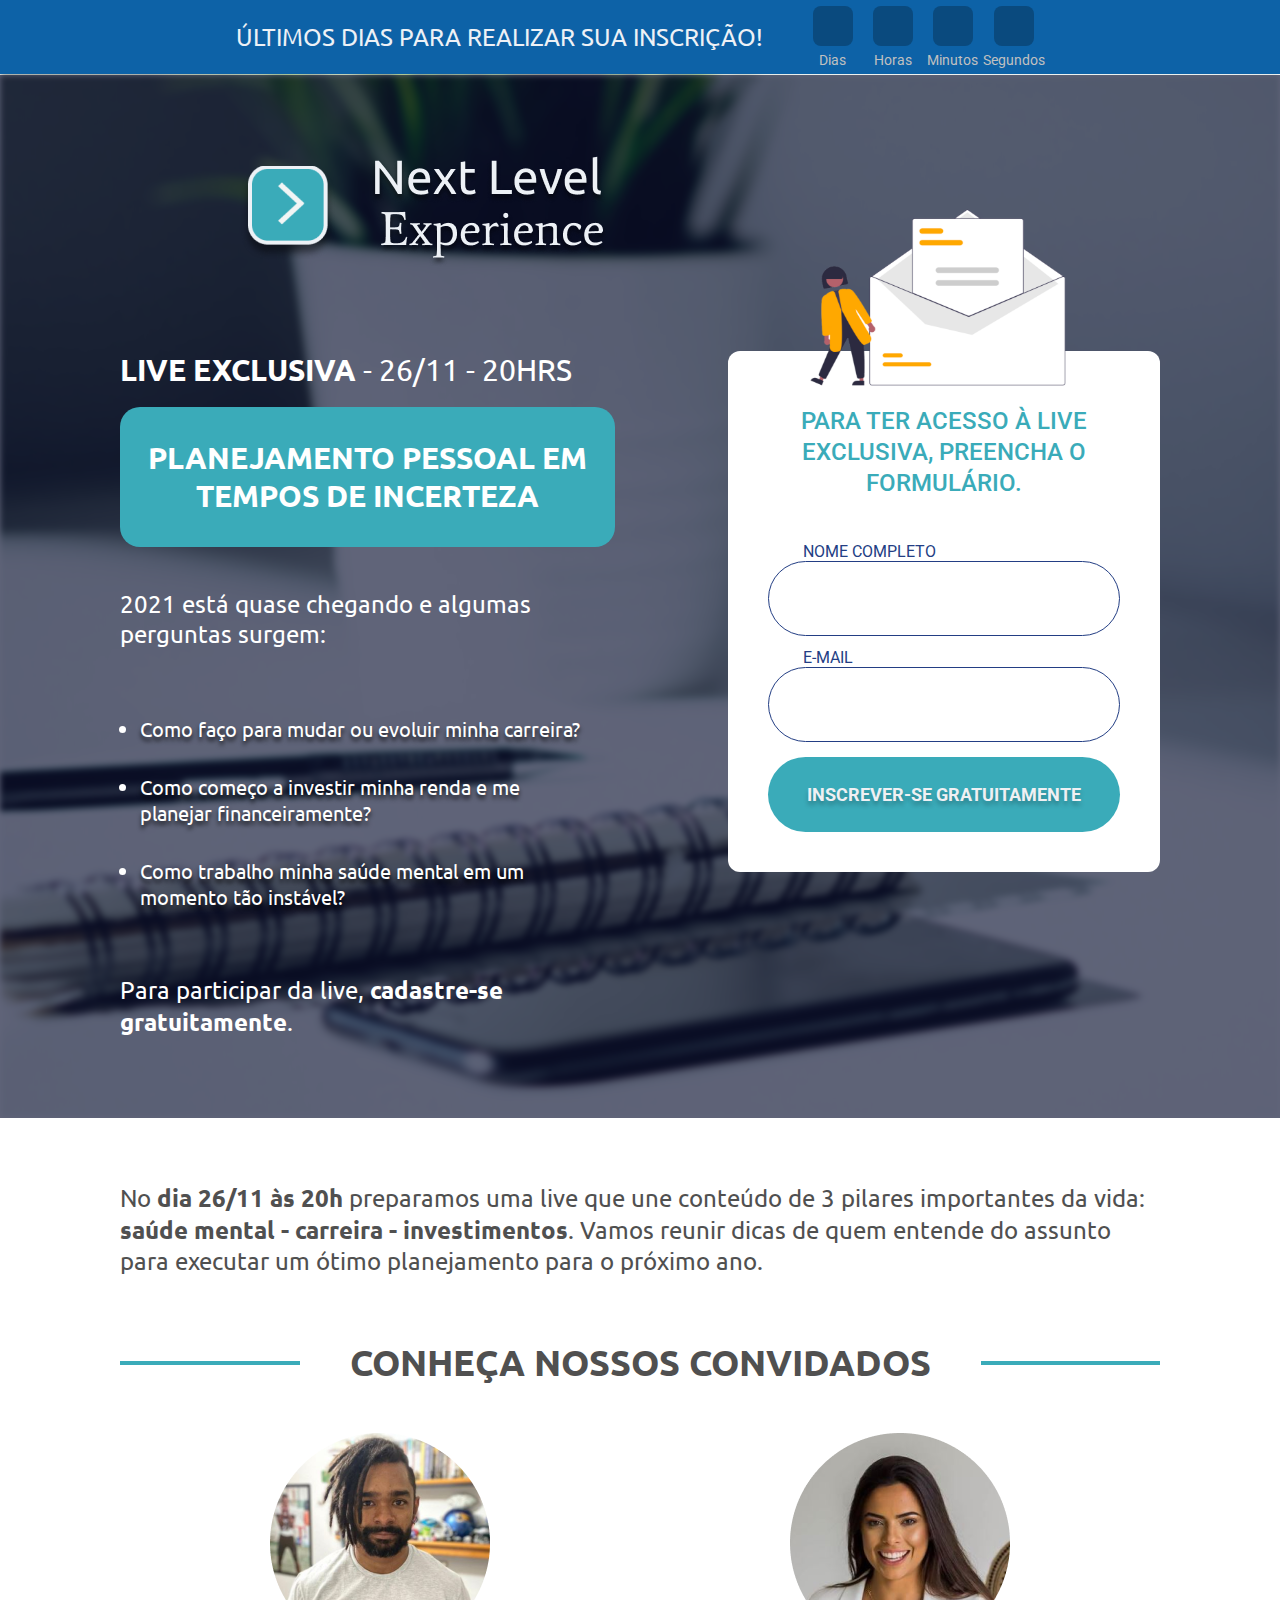
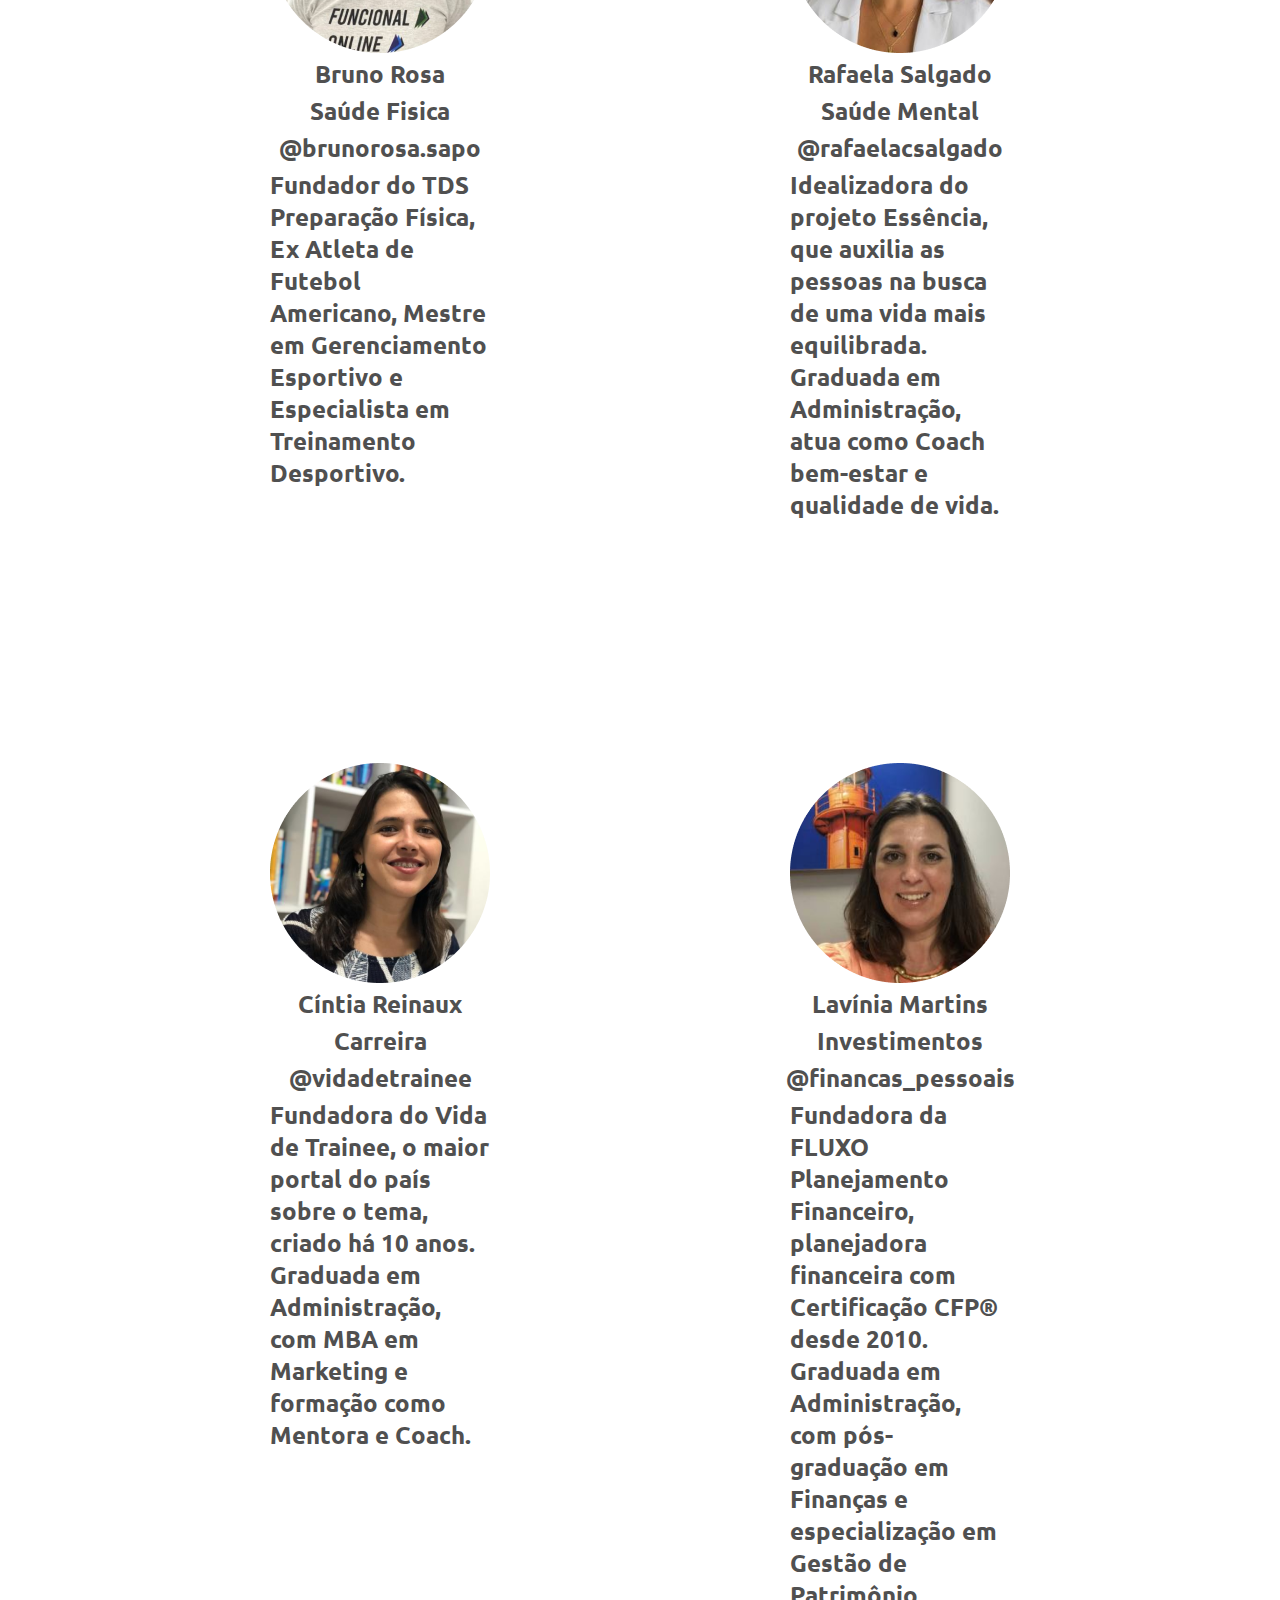
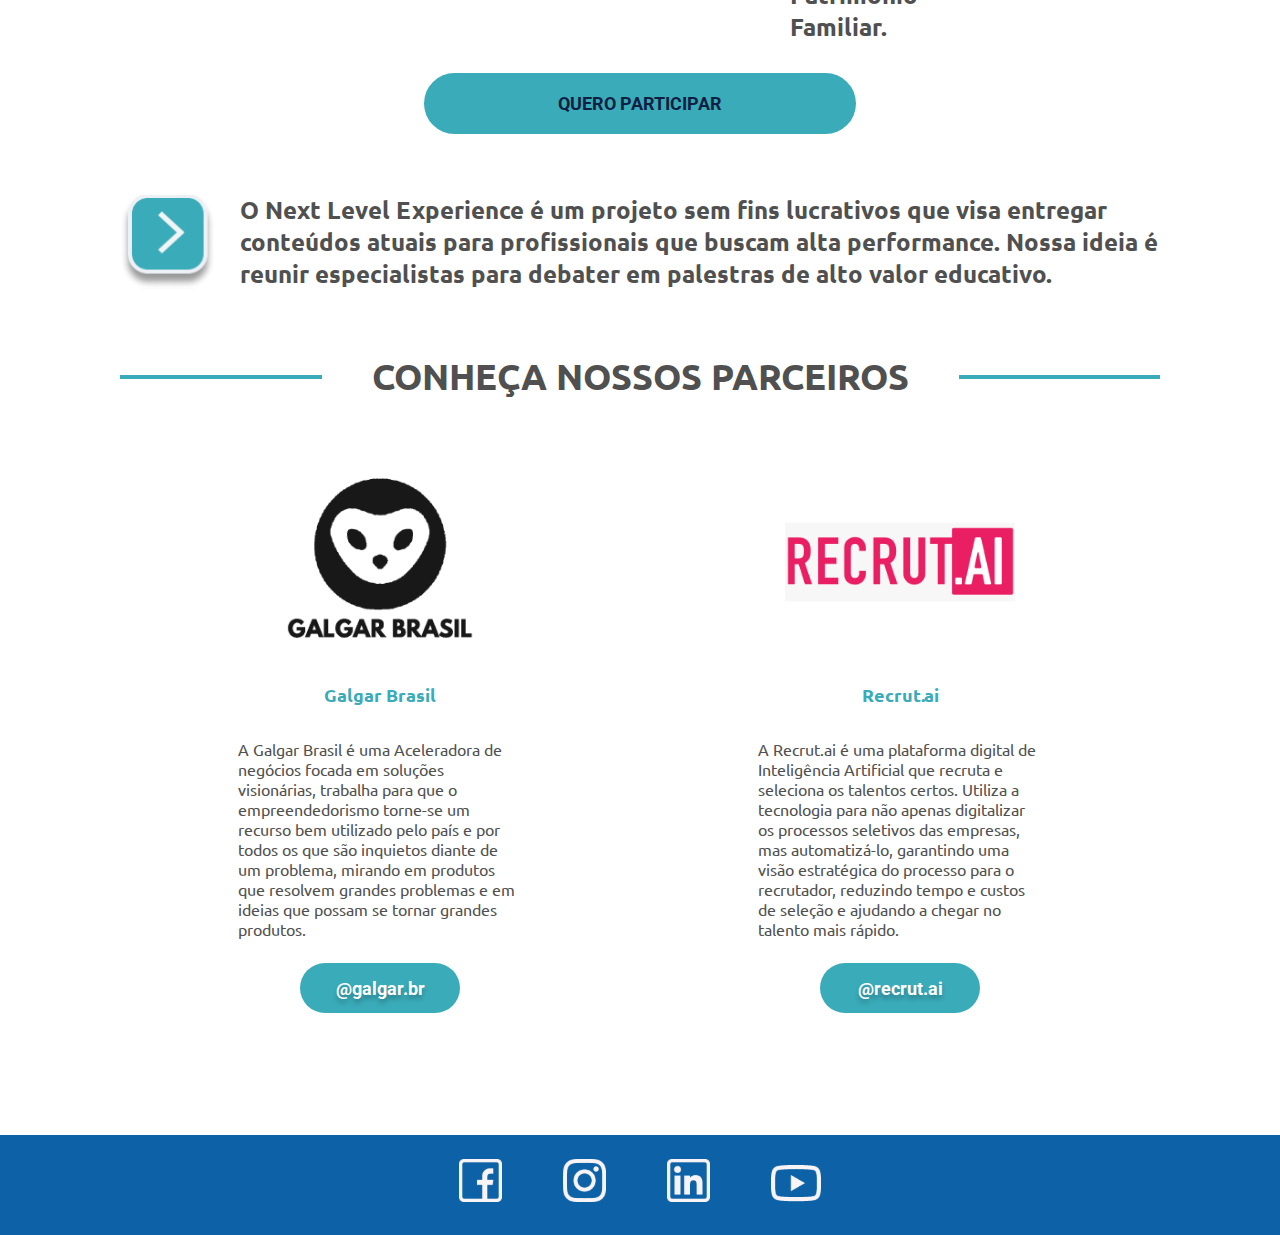
<file: index.html>
<!DOCTYPE html>
<html lang="en">

<head>
    <meta charset="UTF-8">
    <meta name="viewport" content="width=device-width, initial-scale=1.0">
    <meta name="description" content="Live | 26/11 - 20HRS | Planejamento pessoal em tempos de incerteza.">
    <meta name="keywords" content="saúde mental, carreira, investimentos">
    <meta name="title" property="og:title" content="Next Level Experience">
    <meta name="image" property="og:image:url" content="http://nextlevelexperience.com.br/assets/images/thumb.png">
    <meta name="description" property="og:description" content="Live | 26/11 - 20HRS | Planejamento pessoal em tempos de incerteza.">
    <meta property="og:url" content="https://nextlevelexperience.com.br/">
    <link rel="icon" type="image/png" sizes="32x32" href="assets/favicon-32x32.png">
    <link rel="icon" type="image/png" sizes="16x16" href="assets/favicon-16x16.png">
    <link rel="manifest" href="assets/site.webmanifest">
    <title>Next Level Experience</title>
    <meta name="author" content="Next Level Experience"/>
    <meta property="og:site_name" content="Next Level Experience"/>
    <meta property="og:type" content="website"/>        
    <meta property="fb:app_id" content="103340628282791"/>
    <link rel="stylesheet" href="./assets/css/styles.css">
    <link rel="preconnect" href="https://fonts.gstatic.com">
    <link href="https://fonts.googleapis.com/css2?family=Roboto:wght@400;700&family=Ubuntu:wght@400;700&display=swap"
        rel="stylesheet">

    <!-- Global site tag (gtag.js) - Google Analytics -->
    <script async src="https://www.googletagmanager.com/gtag/js?id=UA-183913837-1"></script>
    <script>
      window.dataLayer = window.dataLayer || [];
      function gtag(){dataLayer.push(arguments);}
      gtag('js', new Date());

      gtag('config', 'UA-183913837-1');
    </script>

    <!-- Hotjar Tracking Code for nextlevelexperience.com.br -->
    <script>
      (function(h,o,t,j,a,r){
          h.hj=h.hj||function(){(h.hj.q=h.hj.q||[]).push(arguments)};
          h._hjSettings={hjid:2118392,hjsv:6};
          a=o.getElementsByTagName('head')[0];
          r=o.createElement('script');r.async=1;
          r.src=t+h._hjSettings.hjid+j+h._hjSettings.hjsv;
          a.appendChild(r);
      })(window,document,'https://static.hotjar.com/c/hotjar-','.js?sv=');
    </script>  
</head>

<body>
    <header> 
        <p>Últimos dias para realizar sua inscrição!</p>
        <div id="relogio">
            <div>
                <span id="days" class="horario"></span>
                <span class="nome">Dias</span>
            </div>

            <div>
                <span id="hours" class="horario"></span>
                <span class="nome">Horas</span>
            </div>

            <div>
                <span id="minutes" class="horario"></span>
                <span class="nome">Minutos</span>
            </div>

            <div>
                <span id="seconds" class="horario"></span>
                <span class="nome">Segundos</span>
            </div>
        </div>
    </header>
    <section id="top">
        <div id="logo">
            <img src="./assets/images/Logo.png" alt="Logo Next Level Experience">
        </div>
        <div id="content">
            <h2><strong>Live exclusiva</strong> - 26/11 - 20HRS</h2>
            <div class="anuncio">
                <p>Planejamento pessoal em tempos de incerteza</p>
            </div>
            <p id="primeira-linha">2021 está quase chegando e algumas perguntas surgem:</p>
            <ul>
                <li>Como faço para mudar ou evoluir minha carreira?</li>
                <li>Como começo a investir minha renda e me planejar financeiramente?</li>
                <li>Como trabalho minha saúde mental em um momento tão instável?</li>
            </ul>
            <p id="segunda-linha">Para participar da live, <strong>cadastre-se gratuitamente</strong>.</p>
            <div class="formulario">
                <img src="./assets/images/Rectangle 30.svg" alt="Carta">
                <p>Para ter acesso à live exclusiva, preencha o formulário.</p>
                    <form method="POST" action="https://nextlevelxp1.activehosted.com/proc.php" id="_form_1_" class="_form _form_1 _inline-form  _dark" novalidate>
                        <input type="hidden" name="u" value="1" />
                        <input type="hidden" name="f" value="1" />
                        <input type="hidden" name="s" />
                        <input type="hidden" name="c" value="0" />
                        <input type="hidden" name="m" value="0" />
                        <input type="hidden" name="act" value="sub" />
                        <input type="hidden" name="v" value="2" />
                        <div class="_form-content">
                          <div class="_form_element _x53025867 _full_width " >
                            <label class="_form-label" for="name_field">
                              Nome completo
                            </label>
                            <div class="_field-wrapper">
                              <input type="text" name="fullname" id="name_field" />
                            </div>
                          </div>
                          <div class="_form_element _x68867163 _full_width " >
                            <label class="_form-label" for="email_field">
                              E-mail
                            </label>
                            <div class="_field-wrapper">
                              <input type="text" name="email" id="email_field" required/>
                            </div>
                          </div>
                          <div class="_button-wrapper _full_width">
                            <button id="_form_1_submit" class="_submit botao" type="submit">
                              INSCREVER-SE GRATUITAMENTE
                            </button>
                          </div>
                          <div class="_clear-element">
                          </div>
                        </div>
                        <div class="_form-thank-you" style="display:none;">
                        </div>
                      </form>
            </div>
        </div>
    </section>
    <section class="convidados">
      <p id="resumo">No <strong>dia 26/11 às 20h</strong> preparamos uma live que une conteúdo de 3 pilares importantes da vida: <strong>saúde mental - carreira - investimentos</strong>. Vamos reunir dicas de quem entende do assunto para executar um ótimo planejamento para o próximo ano.</p>
      <div class="conheca">
        <span></span>
        <h3>Conheça nossos convidados</h3>
        <span></span>
      </div>
      <div class="perfis">
        <div class="perfil">
          <img src="./assets/images/bruno-perfil.png" alt="Bruno Rosa">
          <p class="perfil-nome">Bruno Rosa</p>
          <p class="perfil-area">Saúde Fisica</p>
          <p class="perfil-link"><a href="https://www.instagram.com/brunorosa.sapo/" target="_blank" rel="noopener">@brunorosa.sapo</a></p>
          <p class="perfil-texto">Fundador do <a href="https://www.treinodosapo.com.br/" target="_blank" rel="noopener">TDS Preparação Física</a>, Ex Atleta de Futebol Americano, Mestre em Gerenciamento Esportivo e Especialista em Treinamento Desportivo.
          </p>
        </div>
        <div class="perfil">
          <img src="./assets/images/Rafaela-perfil.png" alt="Rafaela Salgado">
          <p class="perfil-nome">Rafaela Salgado</p>
          <p class="perfil-area">Saúde Mental</p>
          <p class="perfil-link"><a href="https://www.instagram.com/rafaelacsalgado/" target="_blank" rel="noopener">@rafaelacsalgado</a></p>
          <p class="perfil-texto">Idealizadora do projeto Essência, que auxilia as pessoas na busca de uma vida mais equilibrada. Graduada em Administração, atua como Coach bem-estar e qualidade de vida.
          </p>
        </div>
        <div class="perfil">
          <img src="./assets/images/cintia-perfil.png" alt="Cíntia Reinaux">
          <p class="perfil-nome">Cíntia Reinaux</p>
          <p class="perfil-area">Carreira</p>
          <p class="perfil-link"><a href="https://www.instagram.com/vidadetrainee/" target="_blank" rel="noopener">@vidadetrainee</a></p>
          <p class="perfil-texto">Fundadora do <a href="https://www.vidadetrainee.com/" target="_blank" rel="noopener">Vida de Trainee</a>, o maior portal do país sobre o tema, criado há 10 anos. Graduada em Administração, com MBA em Marketing e formação como Mentora e Coach.</p>
        </div>
        <div class="perfil">
          <img src="./assets/images/lavinia-perfil.png" alt="Lavínia Martins">
          <p class="perfil-nome">Lavínia Martins</p>
          <p class="perfil-area">Investimentos</p>
          <p class="perfil-link"><a href="https://www.instagram.com/financas_pessoais/" target="_blank" rel="noopener">@financas_pessoais</a></p>
          <p class="perfil-texto">Fundadora da <a href="https://www.fluxopf.com.br/" target="_blank" rel="noopener">FLUXO Planejamento Financeiro</a>, planejadora financeira com Certificação CFP&reg; desde 2010. Graduada em Administração, com pós-graduação em Finanças e especialização em Gestão de Patrimônio Familiar.</p>
        </div>
      </div>
      <button id="goToTop">Quero participar</button>
      <div class="descricaoNextlevel">
        <img src="./assets/images/Logo2.svg" alt="Logo Next Level Experience">
        <p>O Next Level Experience é um projeto sem fins lucrativos que visa entregar conteúdos atuais para profissionais que buscam alta performance. Nossa ideia é reunir especialistas para debater em palestras de alto valor educativo.</p>
      </div>
      <div class="conheca">
        <span></span>
        <h3>Conheça nossos parceiros</h3>
        <span></span>
      </div>
      <div class="parceiros">
        <div class="parceiro">
          <div class="logo">
            <img src="./assets/images/galgar.png" alt="Logo Galgar">
          </div>
          <h3>
            Galgar Brasil
          </h3>
          <p>
            A Galgar Brasil é uma Aceleradora de negócios focada em soluções visionárias, trabalha para que o empreendedorismo torne-se um recurso bem utilizado pelo país e por todos os que são inquietos diante de um problema, mirando em produtos que resolvem grandes problemas e em ideias que possam se tornar grandes produtos.
          </p>
          <a href="https://www.galgar.org/site/" class="botao" target="_blank" rel="noopener">@galgar.br</a>
        </div>
        <div class="parceiro">
          <div class="logo">
            <img src="./assets/images/recrutai.png" alt="Logo Recrut.ai">
          </div>
          <h3>
            Recrut.ai
          </h3>
          <p>
            A Recrut.ai é uma plataforma digital de Inteligência Artificial que recruta e seleciona os talentos certos. Utiliza a tecnologia para não apenas digitalizar os processos seletivos das empresas, mas automatizá-lo, garantindo uma visão estratégica do processo para o recrutador, reduzindo tempo e custos de seleção e ajudando a chegar no talento mais rápido.
          </p>
          <a href="https://recrut.ai/" class="botao" target="_blank" rel="noopener">@recrut.ai</a>
        </div>
      </div>
    </section>
    <footer>
        <div>
            <a href="https://www.facebook.com/next.level.xp1/" target="_blank" rel="noopener">
                <img src="./assets/images/fb-icon.svg" alt="Facebook">
            </a>
            <a href="https://www.instagram.com/next.level.experience/" target="_blank" rel="noopener">
                <img src="./assets/images/ig-icon.svg" alt="Instagram">
            </a>
            <a href="https://www.linkedin.com/company/next-level-experience-xp1" target="_blank" rel="noopener">
                <img src="./assets/images/li-icon.svg" alt="LinkedIn">
            </a>
            <a href="https://www.youtube.com/channel/UCnBG8hbYulP_C7031Lcm7uw" target="_blank" rel="noopener">
                <img src="./assets/images/youtube-icon.svg" alt="Youtube">
            </a>
        </div>
    </footer>
    <script src="./assets/js/index.js"></script>
    <script src="./assets/js/zenscroll-min.js"></script>
</body>

</html>
</file>
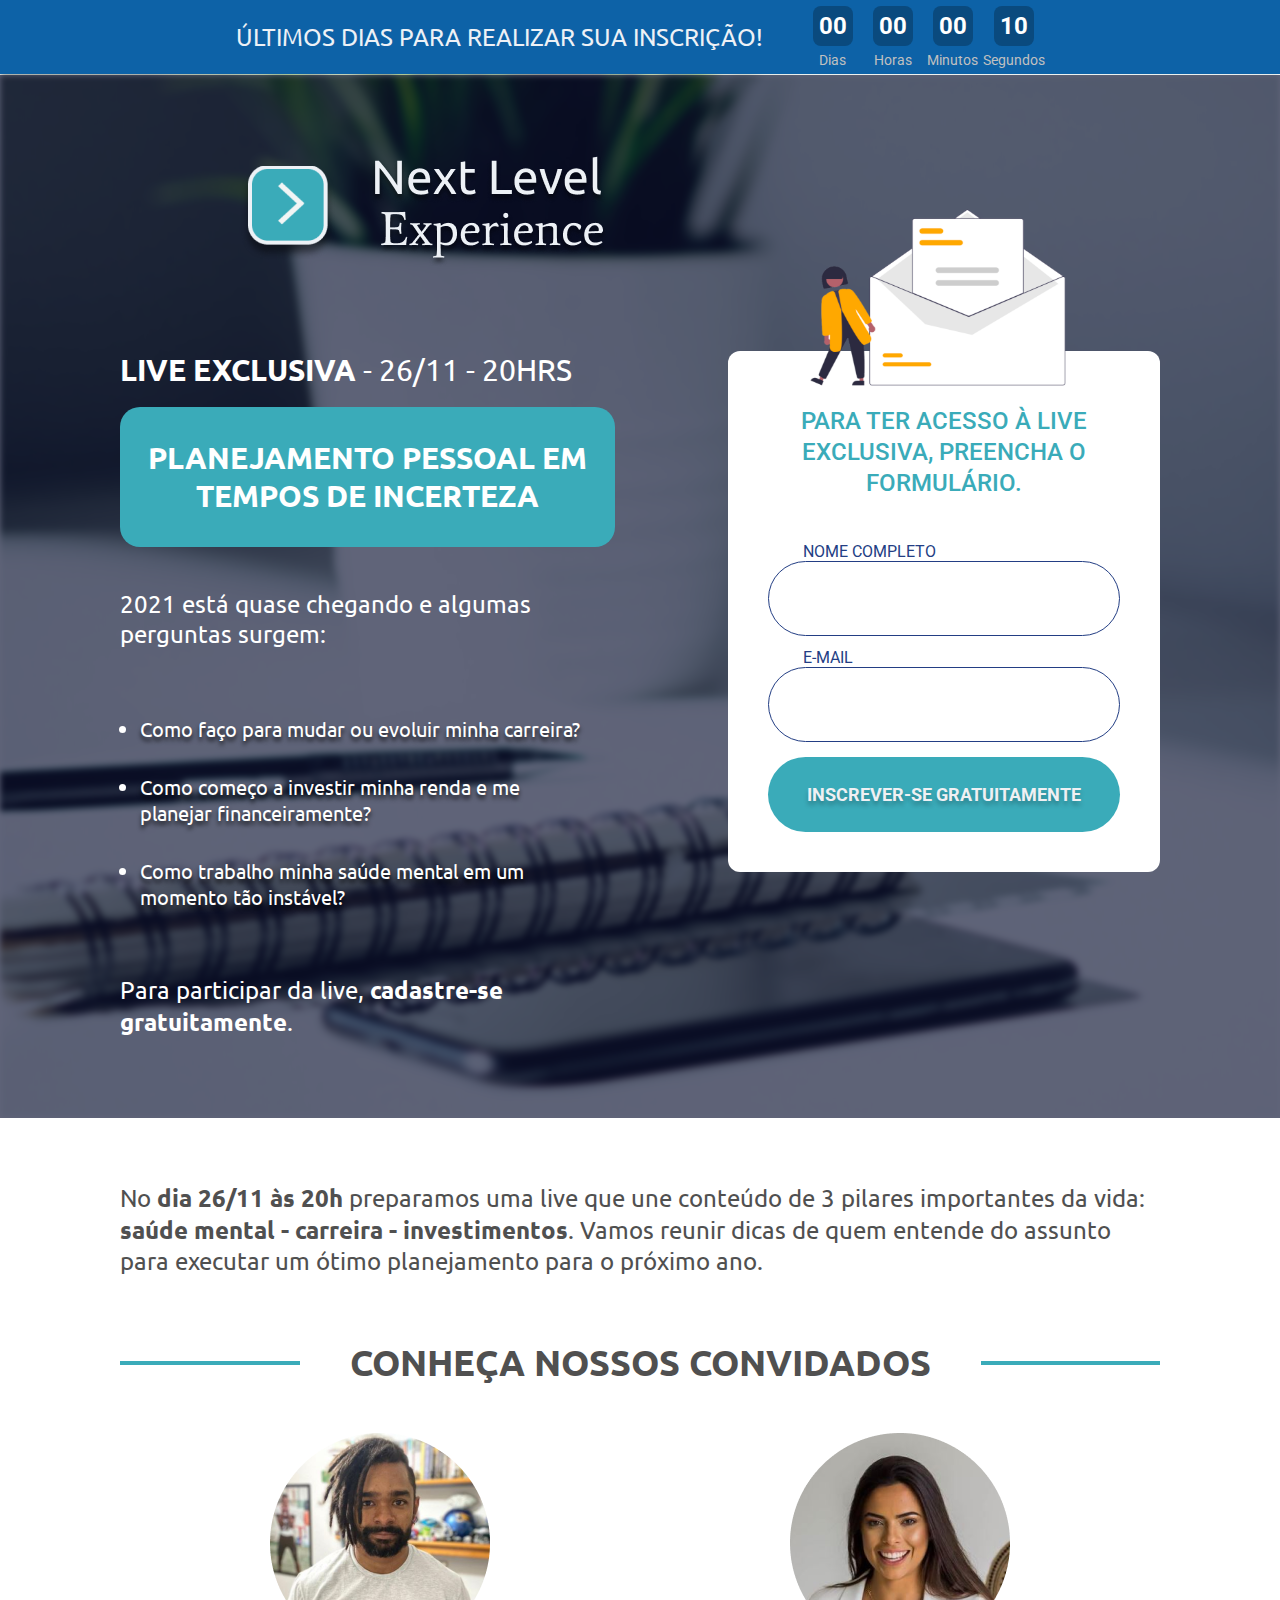
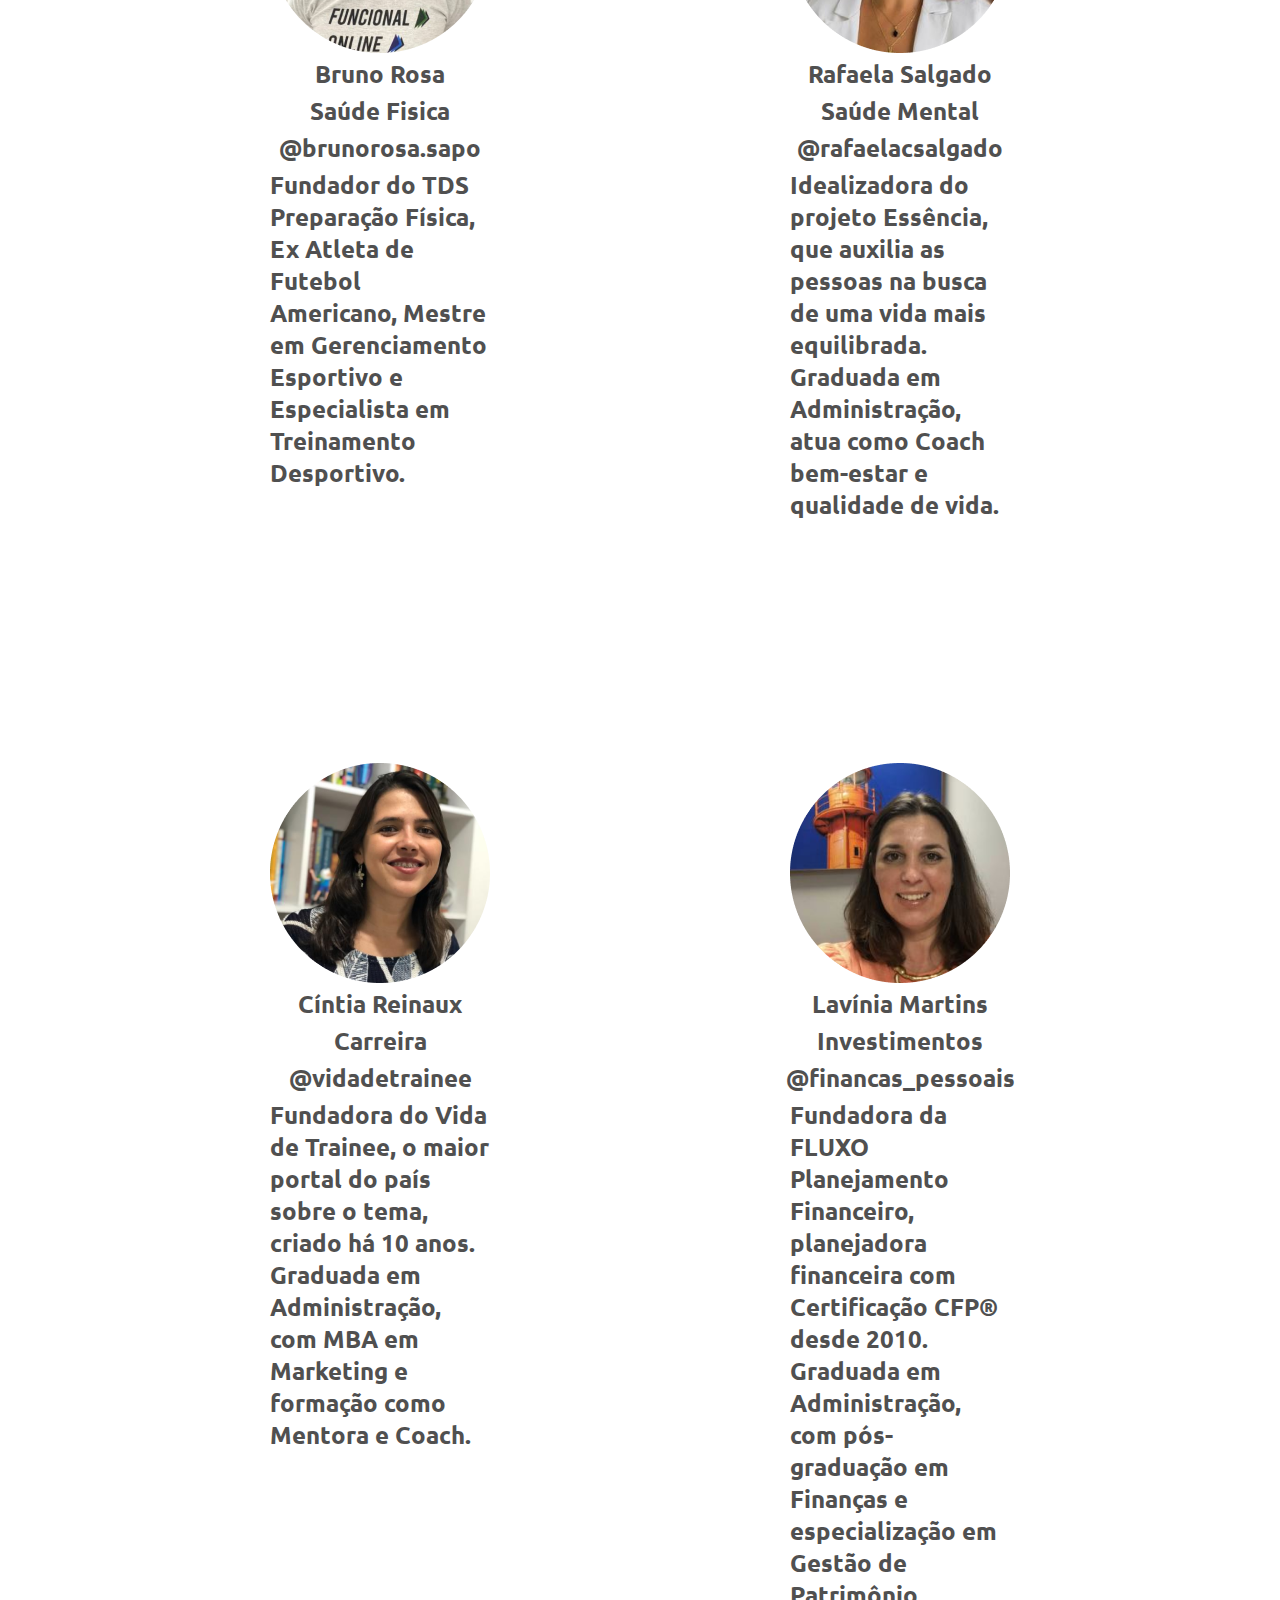
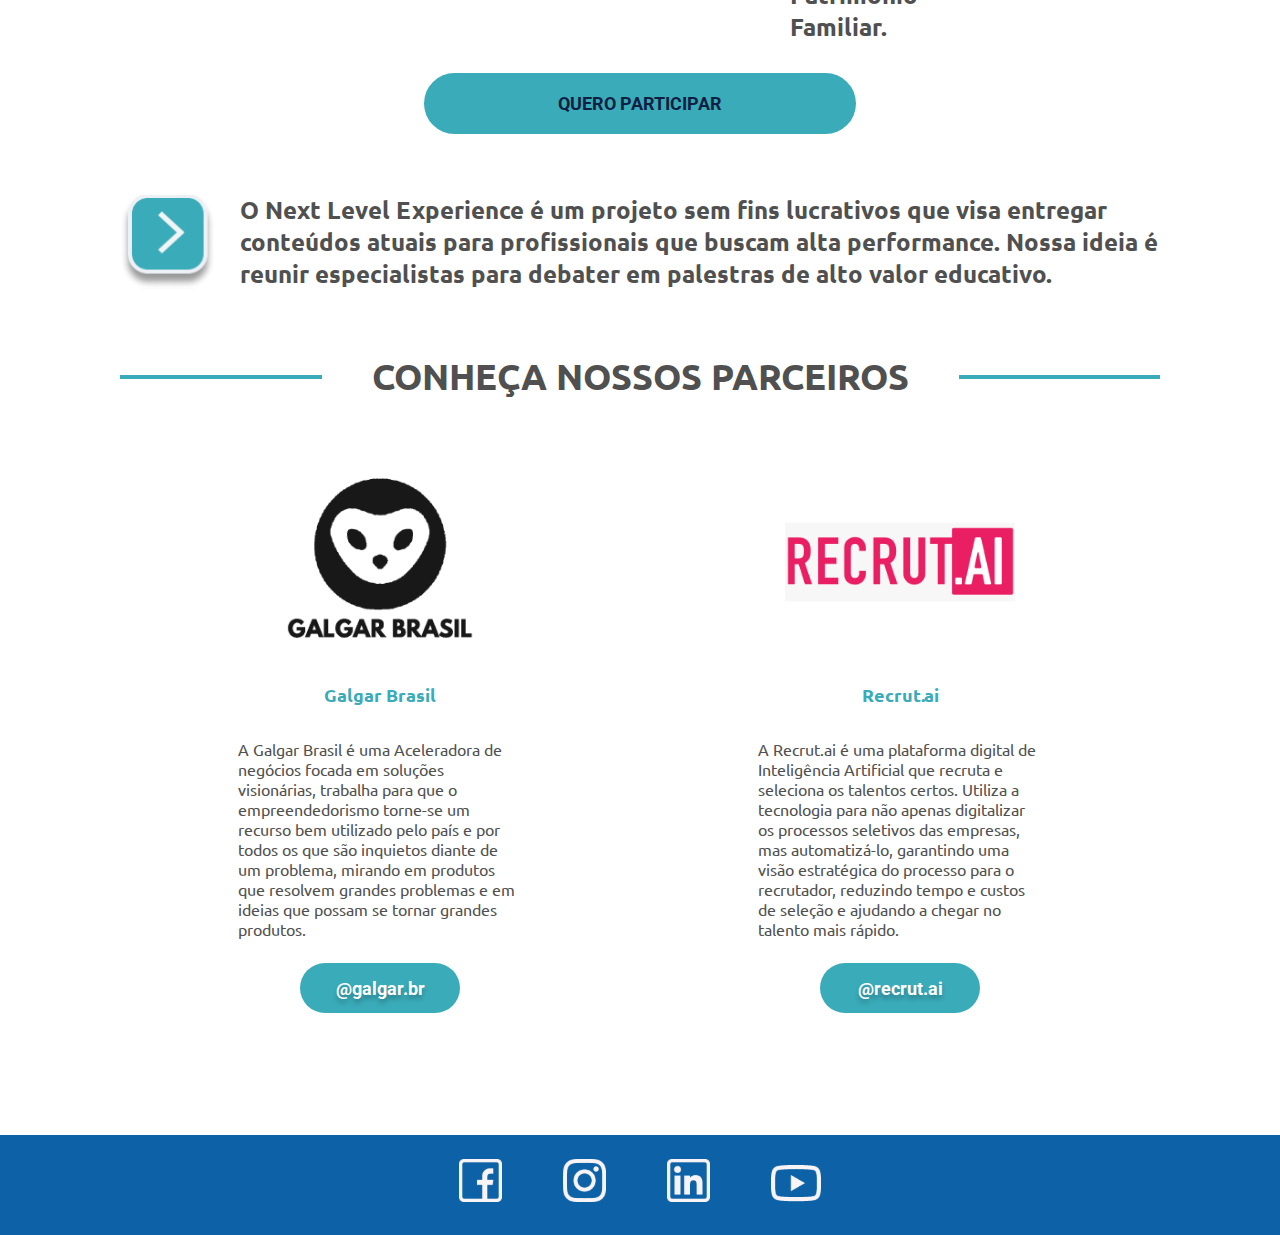
<file: pre/index.html>
<!DOCTYPE html>
<html lang="en">

<head>
    <meta charset="UTF-8">
    <meta name="viewport" content="width=device-width, initial-scale=1.0">
    <meta name="description" content="Live | 26/11 - 20HRS | Planejamento pessoal em tempos de incerteza.">
    <meta name="keywords" content="saúde mental, carreira, investimentos">
    <meta name="title" property="og:title" content="Next Level Experience">
    <meta name="image" property="og:image:url" content="http://nextlevelexperience.com.br/assets/images/thumb.png">
    <meta name="description" property="og:description" content="Live | 26/11 - 20HRS | Planejamento pessoal em tempos de incerteza.">
    <meta property="og:url" content="https://nextlevelexperience.com.br/">
    <link rel="icon" type="image/png" sizes="32x32" href="assets/favicon-32x32.png">
    <link rel="icon" type="image/png" sizes="16x16" href="assets/favicon-16x16.png">
    <link rel="manifest" href="assets/site.webmanifest">
    <title>Next Level Experience</title>
    <meta name="author" content="Next Level Experience"/>
    <meta property="og:site_name" content="Next Level Experience"/>
    <meta property="og:type" content="website"/>        
    <meta property="fb:app_id" content="103340628282791"/>
    <link rel="stylesheet" href="../assets/css/styles.css">
    <link rel="preconnect" href="https://fonts.gstatic.com">
    <link href="https://fonts.googleapis.com/css2?family=Roboto:wght@400;700&family=Ubuntu:wght@400;700&display=swap"
        rel="stylesheet">
</head>

<body>
    <header> 
        <p>Últimos dias para realizar sua inscrição!</p>
        <div id="relogio">
            <div>
                <span id="days" class="horario"></span>
                <span class="nome">Dias</span>
            </div>

            <div>
                <span id="hours" class="horario"></span>
                <span class="nome">Horas</span>
            </div>

            <div>
                <span id="minutes" class="horario"></span>
                <span class="nome">Minutos</span>
            </div>

            <div>
                <span id="seconds" class="horario"></span>
                <span class="nome">Segundos</span>
            </div>
        </div>
    </header>
    <section id="top">
        <div id="logo">
            <img src="../assets/images/Logo.png" alt="Logo Next Level Experience">
        </div>
        <div id="content">
            <h2><strong>Live exclusiva</strong> - 26/11 - 20HRS</h2>
            <div class="anuncio">
                <p>Planejamento pessoal em tempos de incerteza</p>
            </div>
            <p id="primeira-linha">2021 está quase chegando e algumas perguntas surgem:</p>
            <ul>
                <li>Como faço para mudar ou evoluir minha carreira?</li>
                <li>Como começo a investir minha renda e me planejar financeiramente?</li>
                <li>Como trabalho minha saúde mental em um momento tão instável?</li>
            </ul>
            <p id="segunda-linha">Para participar da live, <strong>cadastre-se gratuitamente</strong>.</p>
            <div class="formulario">
                <img src="../assets/images/Rectangle 30.svg" alt="Carta">
                <p>Para ter acesso à live exclusiva, preencha o formulário.</p>
                <!-- Esse formulário em específico não funciona -->
                    <form>
                        <div class="_form-content">
                          <div class="_form_element _x53025867 _full_width " >
                            <label class="_form-label" for="name_field">
                              Nome completo
                            </label>
                            <div class="_field-wrapper">
                              <input type="text" name="fullname" id="name_field" />
                            </div>
                          </div>
                          <div class="_form_element _x68867163 _full_width " >
                            <label class="_form-label" for="email_field">
                              E-mail
                            </label>
                            <div class="_field-wrapper">
                              <input type="text" name="email" id="email_field" required/>
                            </div>
                          </div>
                          <div class="_button-wrapper _full_width">
                            <button id="_form_1_submit" class="_submit botao" type="submit">
                              INSCREVER-SE GRATUITAMENTE
                            </button>
                          </div>
                          <div class="_clear-element">
                          </div>
                        </div>
                        <div class="_form-thank-you" style="display:none;">
                        </div>
                      </form>
            </div>
        </div>
    </section>
    <section class="convidados">
      <p id="resumo">No <strong>dia 26/11 às 20h</strong> preparamos uma live que une conteúdo de 3 pilares importantes da vida: <strong>saúde mental - carreira - investimentos</strong>. Vamos reunir dicas de quem entende do assunto para executar um ótimo planejamento para o próximo ano.</p>
      <div class="conheca">
        <span></span>
        <h3>Conheça nossos convidados</h3>
        <span></span>
      </div>
      <div class="perfis">
        <div class="perfil">
          <img src="../assets/images/bruno-perfil.png" alt="Bruno Rosa">
          <p class="perfil-nome">Bruno Rosa</p>
          <p class="perfil-area">Saúde Fisica</p>
          <p class="perfil-link"><a href="https://www.instagram.com/brunorosa.sapo/" target="_blank" rel="noopener">@brunorosa.sapo</a></p>
          <p class="perfil-texto">Fundador do <a href="https://www.treinodosapo.com.br/" target="_blank" rel="noopener">TDS Preparação Física</a>, Ex Atleta de Futebol Americano, Mestre em Gerenciamento Esportivo e Especialista em Treinamento Desportivo.
          </p>
        </div>
        <div class="perfil">
          <img src="../assets/images/Rafaela-perfil.png" alt="Rafaela Salgado">
          <p class="perfil-nome">Rafaela Salgado</p>
          <p class="perfil-area">Saúde Mental</p>
          <p class="perfil-link"><a href="https://www.instagram.com/rafaelacsalgado/" target="_blank" rel="noopener">@rafaelacsalgado</a></p>
          <p class="perfil-texto">Idealizadora do projeto Essência, que auxilia as pessoas na busca de uma vida mais equilibrada. Graduada em Administração, atua como Coach bem-estar e qualidade de vida.
          </p>
        </div>
        <div class="perfil">
          <img src="../assets/images/cintia-perfil.png" alt="Cíntia Reinaux">
          <p class="perfil-nome">Cíntia Reinaux</p>
          <p class="perfil-area">Carreira</p>
          <p class="perfil-link"><a href="https://www.instagram.com/vidadetrainee/" target="_blank" rel="noopener">@vidadetrainee</a></p>
          <p class="perfil-texto">Fundadora do <a href="https://www.vidadetrainee.com/" target="_blank" rel="noopener">Vida de Trainee</a>, o maior portal do país sobre o tema, criado há 10 anos. Graduada em Administração, com MBA em Marketing e formação como Mentora e Coach.</p>
        </div>
        <div class="perfil">
          <img src="../assets/images/lavinia-perfil.png" alt="Lavínia Martins">
          <p class="perfil-nome">Lavínia Martins</p>
          <p class="perfil-area">Investimentos</p>
          <p class="perfil-link"><a href="https://www.instagram.com/financas_pessoais/" target="_blank" rel="noopener">@financas_pessoais</a></p>
          <p class="perfil-texto">Fundadora da <a href="https://www.fluxopf.com.br/" target="_blank" rel="noopener">FLUXO Planejamento Financeiro</a>, planejadora financeira com Certificação CFP&reg; desde 2010. Graduada em Administração, com pós-graduação em Finanças e especialização em Gestão de Patrimônio Familiar.</p>
        </div>
      </div>
      <button id="goToTop">Quero participar</button>
      <div class="descricaoNextlevel">
        <img src="../assets/images/Logo2.svg" alt="Logo Next Level Experience">
        <p>O Next Level Experience é um projeto sem fins lucrativos que visa entregar conteúdos atuais para profissionais que buscam alta performance. Nossa ideia é reunir especialistas para debater em palestras de alto valor educativo.</p>
      </div>
      <div class="conheca">
        <span></span>
        <h3>Conheça nossos parceiros</h3>
        <span></span>
      </div>
      <div class="parceiros">
        <div class="parceiro">
          <div class="logo">
            <img src="../assets/images/galgar.png" alt="Logo Galgar">
          </div>
          <h3>
            Galgar Brasil
          </h3>
          <p>
            A Galgar Brasil é uma Aceleradora de negócios focada em soluções visionárias, trabalha para que o empreendedorismo torne-se um recurso bem utilizado pelo país e por todos os que são inquietos diante de um problema, mirando em produtos que resolvem grandes problemas e em ideias que possam se tornar grandes produtos.
          </p>
          <a href="https://www.galgar.org/site/" class="botao" target="_blank" rel="noopener">@galgar.br</a>
        </div>
        <div class="parceiro">
          <div class="logo">
            <img src="../assets/images/recrutai.png" alt="Logo Recrut.ai">
          </div>
          <h3>
            Recrut.ai
          </h3>
          <p>
            A Recrut.ai é uma plataforma digital de Inteligência Artificial que recruta e seleciona os talentos certos. Utiliza a tecnologia para não apenas digitalizar os processos seletivos das empresas, mas automatizá-lo, garantindo uma visão estratégica do processo para o recrutador, reduzindo tempo e custos de seleção e ajudando a chegar no talento mais rápido.
          </p>
          <a href="https://recrut.ai/" class="botao" target="_blank" rel="noopener">@recrut.ai</a>
        </div>
      </div>
    </section>
    <footer>
        <div>
            <a href="https://www.facebook.com/next.level.xp1/" target="_blank" rel="noopener">
                <img src="../assets/images/fb-icon.svg" alt="Facebook">
            </a>
            <a href="https://www.instagram.com/next.level.experience/" target="_blank" rel="noopener">
                <img src="../assets/images/ig-icon.svg" alt="Instagram">
            </a>
            <a href="https://www.linkedin.com/company/next-level-experience-xp1" target="_blank" rel="noopener">
                <img src="../assets/images/li-icon.svg" alt="LinkedIn">
            </a>
            <a href="https://www.youtube.com/channel/UCnBG8hbYulP_C7031Lcm7uw" target="_blank" rel="noopener">
                <img src="../assets/images/youtube-icon.svg" alt="Youtube">
            </a>
        </div>
    </footer>
    <script src="./index.js"></script>
    <script src="../assets/js/zenscroll-min.js"></script>
</body>

</html>
</file>
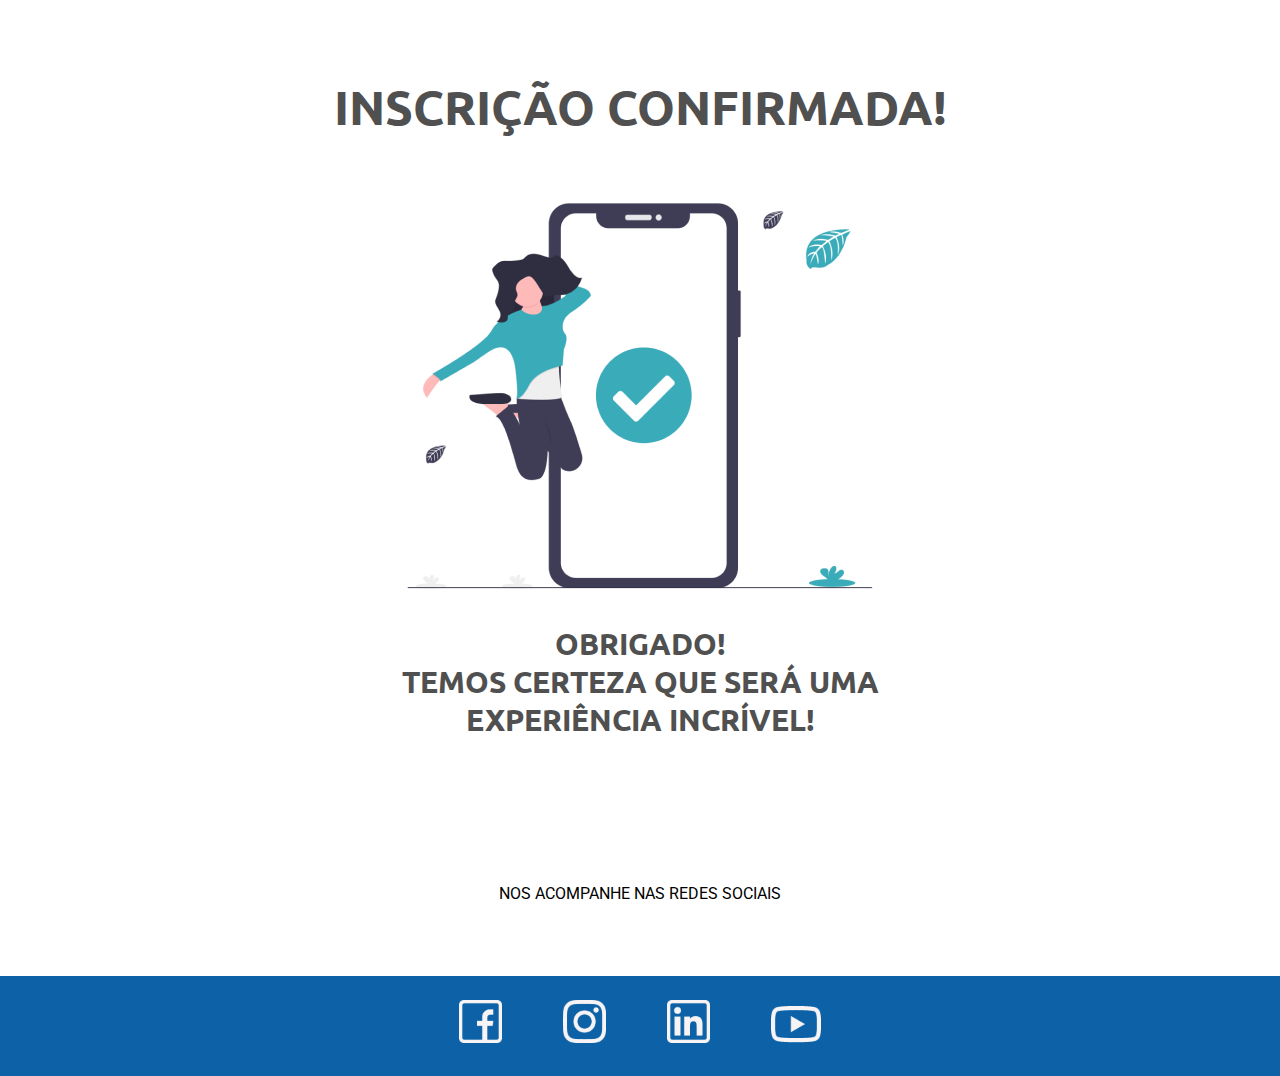
<file: agradecimento-live.html>
<!DOCTYPE html>
<html lang="en">

<head>
    <meta charset="UTF-8">
    <meta name="viewport" content="width=device-width, initial-scale=1.0">
    <title>Next Level Experience</title>
    <link rel="stylesheet" href="./assets/css/styles.css">
    <link rel="preconnect" href="https://fonts.gstatic.com">
    <link href="https://fonts.googleapis.com/css2?family=Roboto&family=Ubuntu:wght@400;700&display=swap"
        rel="stylesheet">
    <!-- Global site tag (gtag.js) - Google Analytics -->
    <script async src="https://www.googletagmanager.com/gtag/js?id=UA-183913837-1"></script>
    <script>
      window.dataLayer = window.dataLayer || [];
      function gtag(){dataLayer.push(arguments);}
      gtag('js', new Date());

      gtag('config', 'UA-183913837-1');
    </script>
    <!-- Hotjar Tracking Code for nextlevelexperience.com.br -->
    <script>
      (function(h,o,t,j,a,r){
          h.hj=h.hj||function(){(h.hj.q=h.hj.q||[]).push(arguments)};
          h._hjSettings={hjid:2118392,hjsv:6};
          a=o.getElementsByTagName('head')[0];
          r=o.createElement('script');r.async=1;
          r.src=t+h._hjSettings.hjid+j+h._hjSettings.hjsv;
          a.appendChild(r);
      })(window,document,'https://static.hotjar.com/c/hotjar-','.js?sv=');
    </script>
</head>

<body>
    <section id="thank-you">
        <div class="confirmação">
            <h2 >inscrição confirmada!</h2>
        </div>
        <div class="EspaçoImagem">
            <img src="./assets/images/Rectangle 32.png" alt="">
        </div>

        <div class="textoFinal">
            <h3>Obrigado! <br>
                Temos certeza que será uma <br>
                experiência incrível!</h3>
        </div>

        <div class="ultimaLinha">
            <p>nos acompanhe nas redes sociais</p>
        </div>
    
    </section>
    <footer>
        <div>
            <a href="https://www.facebook.com/next.level.xp1/" rel="noopener">
                <img src="./assets/images/fb-icon.svg" alt="Facebook">
            </a>
            <a href="https://www.instagram.com/next.level.experience/" rel="noopener">
                <img src="./assets/images/ig-icon.svg" alt="Instagram">
            </a>
            <a href="" rel="noopener">
                <img src="./assets/images/li-icon.svg" alt="LinkedIn">
            </a>
            <a href="https://www.youtube.com/channel/UCnBG8hbYulP_C7031Lcm7uw" rel="noopener">
                <img src="./assets/images/youtube-icon.svg" alt="Youtube">
            </a>
        </div>
    </footer>
    <script src="./assets/js/index.js"></script>
</body>

</html>
</file>
<file: assets/css/styles.css>
* {
    margin: 0;
    padding: 0;
    box-sizing: border-box;
}

html, body {
    height: 100%;
}

header {
    background: #0D62A7;
    display: flex;
    justify-content: center;
    align-items: center;
    padding: 6px 0;
    position: fixed;
    width: 100%;
    z-index: 2;
    top: 0;
}

header p {
    color: #EDF1F6;
    font-family: 'Ubuntu', sans-serif;   
    font-size: 24px;
    text-transform: uppercase;
    margin-right: 40px;
}


#relogio {
    display: flex;
    align-items: center;
    font-family: 'Roboto', sans-serif;
}

#relogio div {
    display: flex;
	flex-direction: column;
	align-items: center;
}

.horario {
    font-size: 24px;
    font-weight: bold;
    color: #fff;
    background-color: #0A4A7E;	
    border-radius: 8px;
    padding: 8px;
    margin: 0 10px;
    height: 40px;
    width: 40px;
    display: flex;
    justify-content: center;
    align-items: center;
}

.nome{
    
    font-family: 'Roboto', sans-serif;
    margin-top:6px;
    font-size: 14px;
    text-align: center;
    color: #C0C0C0;
}

section {
    min-height: 100%;
    width: 100%;
    background: rgba(54, 64, 116, 0.32);
    padding: 0 120px;
}

#top {
    position: relative;
    background: rgba(12, 18, 50, 0.65);
    padding-top: 80px;
    padding-bottom: 80px;
    margin-top: 75px;
}

#top::after {
    background-image: url('../images/Fundo.jpg');
	background-size: cover;
	background-repeat: no-repeat;
	content: '';
	position: absolute;
	top: 0;
	bottom: 0;
	right: 0;
	left: 0;
	z-index: -1;
    filter: blur(3px);
}

#logo {
    margin-left: 120px;

}

#content {
    display: grid;
    grid-template-columns: 1fr 1fr;
    grid-template-rows: repeat(5, auto);
    grid-column-gap: 135px;
    margin-top: 80px;
    font-family: 'Ubuntu', sans-serif;
    color: #FFFFFF;
}

#content h2 {
    grid-column: 1/2;
    grid-row: 1/2;
    text-transform: uppercase;
    font-size: 30px;
    margin-bottom: 18px;
    font-weight: normal;
}

.anuncio {
    display: flex;
    flex-direction: column;
    justify-content: center;
    align-items: center;
    background: #3AABB9;
    border-radius: 20px;
    padding: 32px 24px;
    width: 100%;
    font-weight: bold;
    font-size: 30px;
    text-transform: uppercase;
    grid-column: 1/2;
    grid-row: 2/3;
    margin-bottom: 42px;
    text-align: center;
}

#primeira-linha {
	grid-column: 1/2;
    grid-row: 3/4;
    margin-bottom: 35px;
    font-size: 24px;
}

#content ul {
    grid-column: 1/2;
    grid-row: 4/5;
    margin-bottom: 32px;
}

#content ul li {
    font-size: 20px;
    margin: 32px 20px;
    text-shadow: 0px 4px 4px rgba(0, 0, 0, 0.7);
}

#segunda-linha {
    grid-column: 1/2;
    grid-row: 5/6;
    font-size: 24px;
}

.formulario {
    background: #FFFFFF;
    border-radius: 12px;
    padding: 50px 40px 40px 40px;
    position: relative;
    max-width: 432px;
    grid-column: 2/3;
    grid-row: 1/-1;
    justify-self: flex-end;
    align-self: flex-start;
}

.formulario img {
    width: 300px;
    position: absolute;
    top: -169px;
    left: 60px;
}

._form-content {
    width: 100%;
}

.formulario p {
    font-family: 'Roboto', sans-serif;   
    font-weight: 500;
    font-size: 24px;
    line-height: 130%;
    text-align: center;
    color: #3AABB9;;
    margin: 5px 0 40px;
    text-transform: uppercase;
}

.formulario form {
    display: flex;
    justify-content: center;
    align-items: center;
    flex-direction: column;
}

.formulario label {
    font-family: 'Roboto', sans-serif;
    font-size: 16px;
    color: #233E84;
    text-transform: uppercase;
    margin-left: 35px;
}

._form_element:nth-child(2) {
    margin: 10px 0 15px;
}

.formulario input {
    padding-left: 35px;
    width: 100%;
    height: 75px;
    border: 1px solid #233E84;
    border-radius: 40px;
    outline: 0;
    font-family: 'Ubuntu', sans-serif;
    font-size: 20px;
}

input[type=email]{
    margin: 15px 0;
}

input[value]{
    padding:30px;
    font-family: 'Roboto', sans-serif; 
    font-weight: normal;
    font-size: 16px;
    display: flex;
    align-items: center;
    font-variant: small-caps;
    color: #233E84;
}

.botao {
    width: 100%;
    height: 75px;  
    background: #3AABB9;
    border-radius: 40px;  
    border: 0;
    cursor: pointer;
    font-family: 'Roboto', sans-serif; 
    font-weight: bold;
    font-size: 18px;
    color:#eff0f3;
    text-shadow: 0px 4px 4px rgba(0, 0, 0, 0.25);
    text-transform: uppercase;
}

.botao:hover {
    color: #101E42;
    background: #1e8f9e;
    transition: all 0.3s ease-in-out;   
}

.botao:active, .otao:focus{
    outline: 0;
    border: none;
    -moz-outline-style: none;
    outline-style: none;
}

._error-inner {
    font-family: 'Roboto', sans-serif; 
    font-weight: bold;
    padding-left: 10px;
}


.convidados {
    background: #fff;
    padding-top: 64px;   
    padding-bottom: 48px;
}

.convidados p {
    font-family: 'Ubuntu', sans-serif;
    font-size: 24px;
    color: #505050;
}

.convidados > p:nth-last-child(1) {
    margin-top: 48px;
}

.conheca {
    display: flex;
    justify-content: center;
    align-items: center;
    margin: 64px 0 48px;
}

.conheca span {
    border: 2px solid #3AABB9;
    flex: 1;
}

.conheca h3 {
    font-family: 'Ubuntu', sans-serif;
    font-weight: bold;
    font-size: 36px;
    text-transform: uppercase;
    color: #505050;
    margin: 0 50px;
}

.perfis {
    display: flex;
    justify-content: space-between;
    margin-bottom: 30px;
    align-items: flex-start;
}

.perfil {
    font-family: 'Ubuntu', sans-serif;
	font-weight: bold;
	color: #505050;
	display: flex;
	flex-direction: column;
	justify-content: center;
    align-items: center;
    max-width: 220px;
}

.perfil img {
    width: 220px;
    height: 220px;
}

.perfil h4 {
    font-size: 24px;
    margin-top: 34px;
    color:#3AABB9;
}

.perfil p {
    margin-top: 5px;
}

.perfil h5{
    font-family: 'Ubuntu', sans-serif;
    font-style: normal;
    font-weight: normal;
    font-size: 16px;
    line-height: 110%;
    color: #505050;
    padding-top: 20px;
    
}

.perfil h6{
    width: 233px;
    height: 20px;
    font-family: 'Ubuntu', sans-serif;
    font-style: normal;
    font-weight: normal;
    font-size: 15px;
    line-height: 110%;
    color: #505050;   
    text-align: center;
    padding-top: 10px;
}

.convidados a {
    font-weight: bold;
    text-decoration: none;
    color: inherit;
}

.convidados a:hover {
    text-decoration: underline;
}

.convidados button {
    background: #3AABB9;
    border-radius: 40px;
    width: 432px;
    padding: 20px 0;
    display: block;
    margin: 0 auto;
    text-align: center;
    color: #101E42;
    text-transform: uppercase;
    text-decoration: none;
    font-family: 'Roboto', sans-serif;
    font-size: 18px;
    font-weight: bold;
    cursor: pointer;
    border: 0;
}

.descricaoNextlevel{
    display: flex;
    justify-content: center;
    padding-top: 60px;
}

.descricaoNextlevel p{
    font-family: 'Ubuntu', sans-serif;
    font-weight: bold;
    font-size: 24px;
    color: #505050;
    padding-left: 24px;
}

.parceiros {
    display: flex;
    justify-content: space-around;
    align-items: flex-end;
    margin-bottom: 74px;
}

.parceiro {
    max-width: 284px;
}

.parceiro .logo {
	width: 230px;
	height: 230px;
	margin: 0 auto 6px;
	display: flex;
	justify-content: center;
	align-items: center;
}

.parceiro img {
    width: 100%;
}

.parceiro h3 {
    font-family: 'Ubuntu', sans-serif;
    font-weight: bold;
    font-size: 18px;
    text-align: center;
    color: #3AABB9;
    margin-bottom: 32px;
}

.parceiro p {
    font-size: 16px;
    margin-bottom: 24px;
}

.parceiro a {
	color: #fff;
	text-decoration: none;
	width: 160px;
	height: 50px;
	display: flex;
	justify-content: center;
    align-items: center;
    margin: 0 auto;
    text-transform: lowercase;
}

footer {
	background: #0D62A7;
	height: 100px;
	display: flex;
	justify-content: center;
    align-items: center;
}

footer div {
	width: 362px;
	display: flex;
	justify-content: space-between;
}

.convidados button:hover{
    color:#eff0f3;
    background: #1e8f9e;
    transition: all 0.3s ease-in-out;
}

#thank-you {
    background-color: #fff;
}

.confirmação{
    display: flex;
    justify-content: center;
    align-items: center;
    margin-top: 76px;
    padding-bottom: 64px;
}

.confirmação h2 {
    font-family: 'Ubuntu', sans-serif;
    font-style: normal;
    font-weight: bold;
    font-size: 48px;
    text-transform: uppercase;
    color: #505050;
}

.EspaçoImagem {
    display: flex;
    justify-content: center;
    align-items: center;
    
}

.textoFinal{
    display: flex;
    justify-content: center;
    align-items: center;
    margin-top: 34px;
    margin-bottom: 145px;
}
.textoFinal h3{
    font-family: Ubuntu;
    font-style: normal;
    font-weight: bold;
    font-size: 30px;
    color: #505050;
    text-transform: uppercase;
    text-align: center;
}

.ultimaLinha{
    display: flex;
    justify-content: center;
    align-items: center;
    margin-bottom: 8px;
}

.ultimaLinha p{
    font-family: 'Roboto', sans-serif;
    color: #000000;
    text-transform: uppercase;
}

/* Popup */

.wrapper {
	position: fixed;
	top: 0;
	bottom: 0;
	left: 0;
	right: 0;
	background: rgba(0,0,0,.4);
    z-index: 10;
    display: flex;
    justify-content: center;
    align-items: center;
}

.wrapper-open {
    opacity: 1;
}

.popup {
    background-color: #fff;
    width: 770px;
    height: 500px;
    position: relative;
}

.popup h2{
    color: #505050;
    text-align: center;   
    padding: 32px 133px 0px;
    font-family: 'Ubuntu', sans-serif; 
    font-weight: 500;
    font-size: 30px;
}

.popup-inner{
    display: flex;
    align-items: center;
    justify-content: space-around;
    padding:0 20px;
}

.wrapper .formulario {
    width: 432px;
}

.popup-close {
    background-color: transparent;
    border: none;
    position: absolute;
    top: 40px;
    right: 40px;
    cursor: pointer;
}

.popup-close img {
    display: flex;
}

@media screen and (max-width: 1280px) {
	#content {
		column-gap: 50px;
    }
    
	.perfis {
		display: grid;
		grid-template-columns: 1fr 1fr;
        row-gap: 50px;
        grid-template-rows: 1fr 1fr;
		justify-items: center;
    }

    .parceiros {
        display: grid;
        grid-template-columns: 1fr 1fr;
        grid-template-rows: 1fr;
        justify-items: center;
    }
}

@media screen and (max-width: 1024px) {
    header {
        flex-direction: column;
        padding: 24px 34px;
        height: 200px;
    }

    header p {
        margin: 0;
        text-align: center;
        margin-bottom: 15px;
        font-size: 22px;
    }

    .horario {
        width: 60px;
        height: 60px;
        font-size: 36px;
    }

    section {
        padding: 0 20px;
    }

    #top {
        padding-top: 40px;
        margin-top: 200px;
        min-height: unset;
    }

    #logo {
        margin: 0;
    }

    #logo img {
        display: block;
        margin: 0 auto;
        max-width: 180px;
    }

    #content {
	    grid-column-gap: 100px;
    }
    
	#content h2 {
	    font-size: 20px;
    }

    .anuncio {
        font-size: 20px;
        margin-bottom: 20px;
    }

    #primeira-linha, #segunda-linha {
        font-size: 18px
    }

    #content ul {
        margin-bottom: 10px;
        margin-left: 20px;
    }

    #content ul li {
        font-size: 16px;
        margin:  0;
    }
        
    .formulario p {
        font-size: 18px;
        max-width: 246px;
        margin: 5px auto 23px;
    }

    .formulario img {
        width: 200px;
        top: -112px;
    }

    .formulario input, .botao {
        height: 44px;
    }

    .formulario label {
        margin-left: 20px;
    }

    .formulario input {
        padding-left: 20px;
        font-size: 16px;
    }

    .botao {
        font-size: 14px;
    }

    #resumo {
        margin: 0 auto;                
    }

    .conheca {
        flex-direction: column;
        align-items: initial;
        margin: 26px 0;
    }

    .conheca span:nth-last-child(1) {
        display: none;
    }

    .conheca h3 {
        font-size: 22px;
        margin: 30px 0 0 0;
        text-align: center;
    }

    .perfil {
        margin-bottom: 40px;
    }

    .perfil h4 {
        font-size: 20px;
        margin-top: 18px;
    }

    .perfil p {
        font-size: 18px;
        justify-content: center;
        text-align: center;
        
    }

    .perfil h5 {
        text-align: center;
        width: 298px;
    }

    .convidados {
        padding-top: 40px;
    }

    .convidados p {
        font-size: 18px;
        text-align: center;
        line-height: 23px;
    }

    .convidados a {
        width: 100%;
    }

    .convidados button {
        font-size: 14px;
        height: 44px;
        padding: 0;
    }

    .parceiros p {
        font-size: 16px;
    }

    footer {
        padding: 0 60px;
    }

    footer a {
        margin: 0;
    }

    footer img {
        height: 29px;
        width: 29px;
    }

    .EspaçoImagem img {
        width: 100%;
    }

    .descricaoNextlevel {
        flex-direction: column;
        align-items: center;
    }

    .descricaoNextlevel p {
        font-size: 18px;
        text-align: center;
        padding: 23px 0 0 0;
        font-weight: normal;
    }
}

@media screen and (max-width: 1024px) and (orientation: landscape) {
    header {
        flex-direction: row;
        padding: 10px 20px;
        height: 80px;
    }

    header p {
        margin: 0 20px 0 0;
        font-size: 16px;
    }

    .horario {
        height: 40px;
        width: 40px;
        font-size: 16px;
    }

    .nome {
        font-size: 11px;
    }

    #top {
        margin-top: 80px;
    }
}

@media screen and (max-width: 767px) {
	#content {
        margin-top: 40px;
        grid-template-columns: 1fr;
        grid-template-rows: repeat(6,auto);
    }

    #content h2 {
        margin-bottom: 26px;
        text-align: center;
    }
    
    .anuncio {
        grid-row: 3 / 4;
        margin-bottom: 30px;
        font-size: 20px;
        height: 44px;
    }
    
    #primeira-linha {
        grid-row:4 / 5;
        text-align: center;
        font-size: 20px;
        margin-bottom: 0;
        font-style: normal;
        text-shadow: none;
    }
    
    #content ul {
        grid-row: 5 / 6;
        margin-bottom: 30px;
        
    }
    
    #segunda-linha {
        grid-row: 6 / 7;
        text-align: center;
        font-size: 20px;
    }

    #content ul li {
        text-align: center;
        list-style: none;
        margin: 30px auto;
        font-size: 19px;
        text-shadow: none;
    }

    .formulario {
        margin-top: 100px;
        width: 100%;
        padding: 50px 30px 30px 30px;
        grid-column: 1 / 2;
        grid-row: 2 / 3;
        margin-bottom: 26px;
	    max-width: unset;
    }

    .convidados button {
        width: 100%;
    }

	.perfis, .parceiros {
		display: flex;
		flex-direction: column;
		align-items: center;
	}
}

@media screen and (max-width: 767px) and (orientation: landscape) {
    .convidados button {
        width: 432px;
    }
}
</file>
